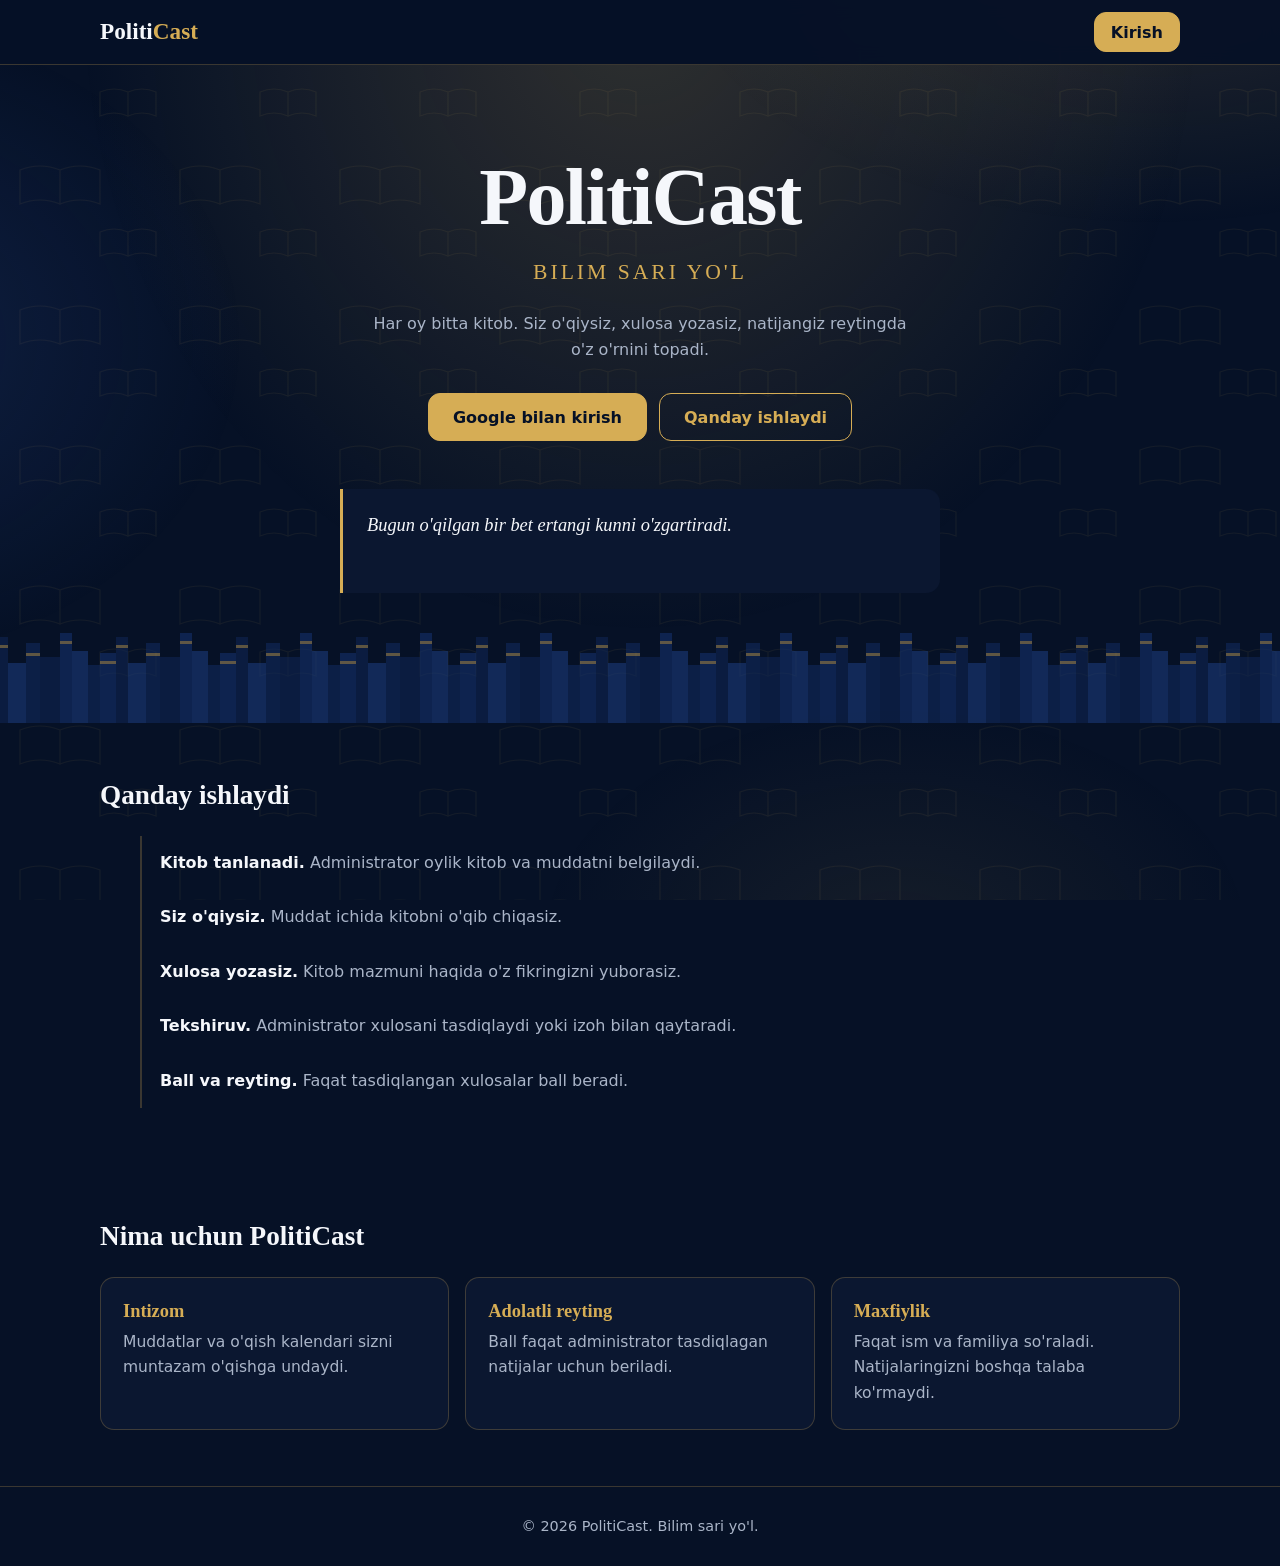
<file: index.html>
<!DOCTYPE html>
<html lang="uz">
<head>
<meta charset="utf-8">
<meta name="viewport" content="width=device-width, initial-scale=1, viewport-fit=cover">
<title>PolitiCast — Bilim sari yo'l</title>
<meta name="description" content="Institut talabalari uchun kitobxonlik va ta'lim platformasi.">
<link rel="stylesheet" href="style.css">
</head>
<body>
<header class="nav"><div class="wrap">
  <a class="brand" href="index.html">Politi<b>Cast</b></a>
  <a class="btn sm" href="login.html">Kirish</a>
</div></header>

<main>
<section class="hero"><div class="wrap">
  <h1>PolitiCast</h1>
  <p class="motto">BILIM SARI YO'L</p>
  <p class="lead">Har oy bitta kitob. Siz o'qiysiz, xulosa yozasiz, natijangiz reytingda o'z o'rnini topadi.</p>
  <div class="actions">
    <a class="btn" href="login.html">Google bilan kirish</a>
    <a class="btn ghost" href="#qanday">Qanday ishlaydi</a>
  </div>
  <blockquote class="quote" id="quote" aria-live="polite"></blockquote>
</div></section>

<section class="section" id="qanday"><div class="wrap">
  <h2>Qanday ishlaydi</h2>
  <ol class="flow">
    <li><b>Kitob tanlanadi.</b> Administrator oylik kitob va muddatni belgilaydi.</li>
    <li><b>Siz o'qiysiz.</b> Muddat ichida kitobni o'qib chiqasiz.</li>
    <li><b>Xulosa yozasiz.</b> Kitob mazmuni haqida o'z fikringizni yuborasiz.</li>
    <li><b>Tekshiruv.</b> Administrator xulosani tasdiqlaydi yoki izoh bilan qaytaradi.</li>
    <li><b>Ball va reyting.</b> Faqat tasdiqlangan xulosalar ball beradi.</li>
  </ol>
</div></section>

<section class="section"><div class="wrap">
  <h2>Nima uchun PolitiCast</h2>
  <div class="grid">
    <div class="card"><h3>Intizom</h3><p>Muddatlar va o'qish kalendari sizni muntazam o'qishga undaydi.</p></div>
    <div class="card"><h3>Adolatli reyting</h3><p>Ball faqat administrator tasdiqlagan natijalar uchun beriladi.</p></div>
    <div class="card"><h3>Maxfiylik</h3><p>Faqat ism va familiya so'raladi. Natijalaringizni boshqa talaba ko'rmaydi.</p></div>
  </div>
</div></section>
</main>

<footer><div class="wrap">© <span id="yil"></span> PolitiCast. Bilim sari yo'l.</div></footer>

<script>
const Q=["Bugun o'qilgan bir bet ertangi kunni o'zgartiradi.","Kitob — eng sodiq ustoz: shoshirmaydi, lekin hech qachon tark etmaydi.","Fikrlay olgan odam erkin odamdir.","Katta natijalar kichik, lekin muntazam odatlardan boshlanadi.","O'qigan odam dunyoni kengroq ko'radi."];
const el=document.getElementById("quote");let i=0;el.textContent=Q[0];
setInterval(()=>{el.classList.add("fade");setTimeout(()=>{i=(i+1)%Q.length;el.textContent=Q[i];el.classList.remove("fade")},450)},6000);
document.getElementById("yil").textContent=new Date().getFullYear();
</script>
</body>
</file>
<file: style.css>
:root{--bg:#061126;--bg2:#0B1730;--gold:#D6AD55;--text:#F5F7FB;--muted:#AAB5C8;--ok:#3fb27f;--warn:#e6b84d;--err:#e5534b;--line:rgba(214,173,85,.25)}
*{box-sizing:border-box;margin:0}
body{position:relative;background:var(--bg);color:var(--text);font:16px/1.65 system-ui,-apple-system,"Segoe UI",Roboto,sans-serif;min-height:100vh;overflow-x:hidden}
body::before{content:"";position:fixed;inset:0;z-index:-1;pointer-events:none;background:radial-gradient(800px 480px at 90% -8%,rgba(214,173,85,.16),transparent 62%),radial-gradient(640px 520px at -12% 38%,rgba(52,92,190,.2),transparent 62%),radial-gradient(600px 400px at 70% 105%,rgba(214,173,85,.08),transparent 60%),url("data:image/svg+xml,<svg xmlns='http://www.w3.org/2000/svg' width='160' height='140' viewBox='0 0 160 140' fill='none' stroke='%23D6AD55' stroke-width='1.2' opacity='.07'><path d='M20 30q20-8 40 0v34q-20-8-40 0zM60 30q20-8 40 0v34q-20-8-40 0z'/><path d='M100 92q14-6 28 0v24q-14-6-28 0zM128 92q14-6 28 0v24q-14-6-28 0z'/></svg>")}
h1,h2,h3,.brand{font-family:Georgia,"Times New Roman",serif;line-height:1.2}
a{color:var(--gold)}
:focus-visible{outline:2px solid var(--gold);outline-offset:3px}
.wrap{width:min(1080px,100% - 32px);margin-inline:auto}
.nav{position:sticky;top:0;z-index:10;background:rgba(6,17,38,.92);backdrop-filter:blur(10px);border-bottom:1px solid var(--line)}
.nav .wrap{display:flex;align-items:center;justify-content:space-between;height:64px}
.brand{font-size:1.45rem;font-weight:700;color:var(--text);text-decoration:none}
.brand b{color:var(--gold)}
.btn{display:inline-flex;align-items:center;justify-content:center;gap:10px;min-height:48px;padding:0 24px;border-radius:12px;border:1px solid var(--gold);background:var(--gold);color:#061126;font:600 1rem system-ui,sans-serif;cursor:pointer;text-decoration:none;transition:transform .15s,box-shadow .15s}
.btn:hover{transform:translateY(-2px);box-shadow:0 8px 22px rgba(214,173,85,.25)}
.btn.ghost{background:transparent;color:var(--gold)}
.btn.sm{min-height:40px;padding:0 16px}
.btn[disabled]{opacity:.6;cursor:wait;transform:none}
.btn.white{background:#fff;border-color:#fff;color:#1f2937}
.hero{position:relative;overflow:hidden;padding:84px 0 130px;text-align:center;background:radial-gradient(ellipse at 50% -10%,rgba(214,173,85,.2),transparent 62%)}
.hero::after{content:"";position:absolute;left:0;right:0;bottom:0;height:100px;pointer-events:none;opacity:.6;background:url("data:image/svg+xml,<svg xmlns='http://www.w3.org/2000/svg' width='120' height='100' viewBox='0 0 120 100'><rect x='0' y='30' width='16' height='70' fill='%2314306a'/><rect x='0' y='38' width='16' height='3' fill='%23D6AD55' opacity='.7'/><rect x='16' y='14' width='12' height='86' fill='%230f2552'/><rect x='16' y='22' width='12' height='3' fill='%23D6AD55' opacity='.7'/><rect x='28' y='40' width='18' height='60' fill='%231a3a7a'/><rect x='46' y='20' width='14' height='80' fill='%23102a5c'/><rect x='46' y='30' width='14' height='3' fill='%23D6AD55' opacity='.7'/><rect x='60' y='34' width='20' height='66' fill='%230f2552'/><rect x='80' y='10' width='12' height='90' fill='%2314306a'/><rect x='80' y='18' width='12' height='3' fill='%23D6AD55' opacity='.7'/><rect x='92' y='28' width='16' height='72' fill='%231a3a7a'/><rect x='108' y='42' width='12' height='58' fill='%23102a5c'/></svg>") repeat-x bottom}
.hero .wrap{position:relative;z-index:1}
.hero h1{font-size:clamp(2.6rem,11vw,5rem);letter-spacing:-.02em}
.motto{margin-top:10px;color:var(--gold);font-family:Georgia,serif;font-size:clamp(1rem,4vw,1.35rem);letter-spacing:.14em}
.lead{color:var(--muted);max-width:540px;margin:20px auto 30px}
.actions{display:flex;gap:12px;justify-content:center;flex-wrap:wrap}
.quote{margin:48px auto 0;max-width:600px;min-height:104px;padding:22px 24px;border-left:3px solid var(--gold);background:var(--bg2);border-radius:0 14px 14px 0;font:italic 1.15rem/1.6 Georgia,serif;text-align:left;transition:opacity .45s}
.quote.fade{opacity:0}
.section{padding:56px 0}
.section h2{font-size:1.7rem;margin-bottom:24px}
.grid{display:grid;grid-template-columns:repeat(auto-fit,minmax(240px,1fr));gap:16px}
.card{background:var(--bg2);border:1px solid var(--line);border-radius:14px;padding:22px;transition:transform .2s,border-color .2s}
.card:hover{transform:translateY(-3px);border-color:var(--gold)}
.card h3{font-size:1.15rem;margin-bottom:8px;color:var(--gold)}
.card p{color:var(--muted);font-size:.97rem}
.flow{display:grid;gap:0;max-width:640px}
.flow li{list-style:none;padding:14px 0 14px 18px;border-left:2px solid var(--line);color:var(--muted)}
.flow li b{color:var(--text)}
footer{border-top:1px solid var(--line);padding:28px 0;color:var(--muted);font-size:.9rem;text-align:center}
.auth{min-height:calc(100vh - 64px);display:grid;place-items:center;padding:24px 0}
.panel{width:min(440px,100% - 32px);background:var(--bg2);border:1px solid var(--line);border-radius:18px;padding:30px 26px;box-shadow:0 20px 50px rgba(0,0,0,.35)}
.panel h1{font-size:1.7rem;margin-bottom:8px}
.panel p.sub{color:var(--muted);margin-bottom:22px}
.panel .btn{width:100%}
label{display:block;margin:14px 0 6px;color:var(--muted);font-size:.92rem}
input{width:100%;min-height:48px;padding:0 14px;border-radius:10px;border:1px solid var(--line);background:var(--bg);color:var(--text);font:1rem system-ui,sans-serif}
.msg{margin-top:16px;padding:12px 14px;border-radius:10px;font-size:.95rem;border:1px solid}
.msg.err{color:#ffb4ae;border-color:var(--err);background:rgba(229,83,75,.1)}
.msg.ok{color:#9fe3c3;border-color:var(--ok);background:rgba(63,178,127,.1)}
.msg.info{color:var(--muted);border-color:var(--line)}
.uid{display:block;margin:6px 0 12px;padding:12px;border-radius:10px;background:var(--bg);border:1px dashed var(--gold);word-break:break-all;font:.9rem ui-monospace,monospace;color:var(--gold)}
.row{display:flex;gap:10px;margin-top:18px}
.row .btn{flex:1}
[hidden]{display:none!important}
@media(prefers-reduced-motion:reduce){*{transition:none!important}}
</file>
